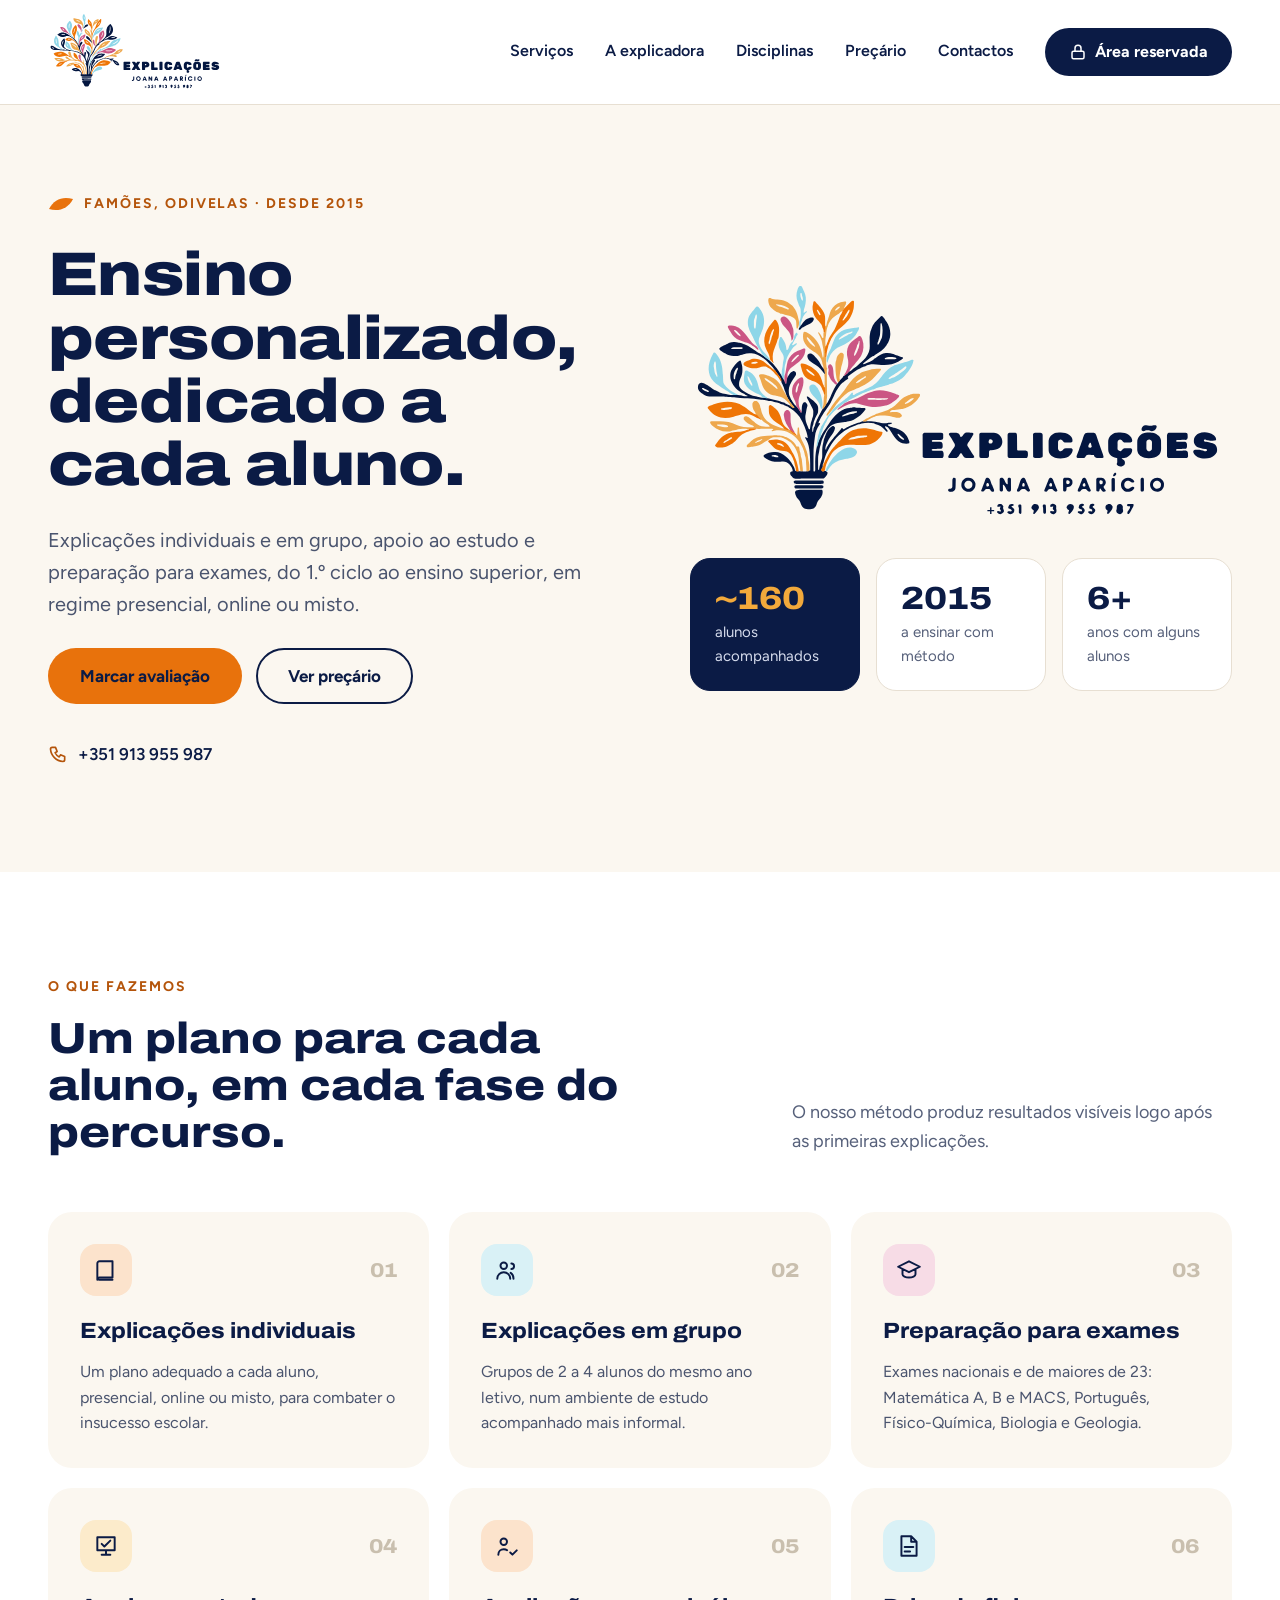
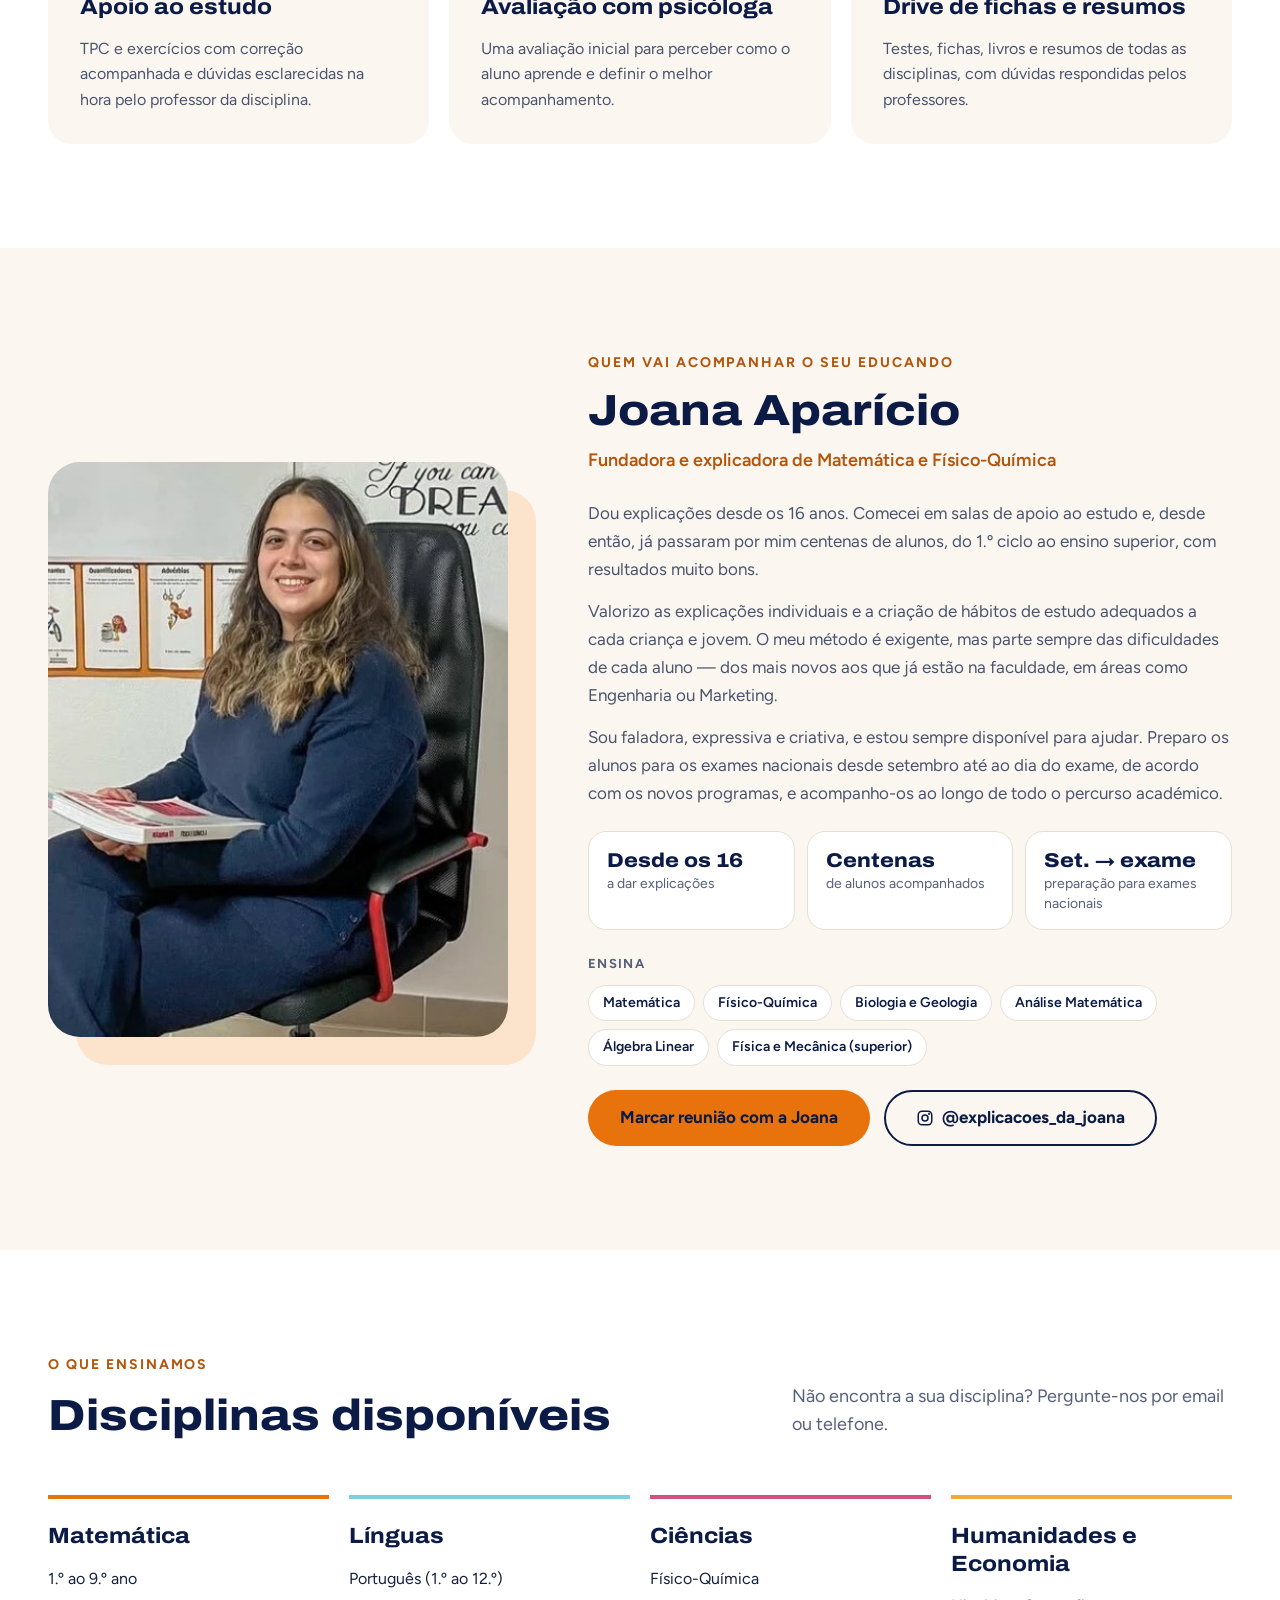
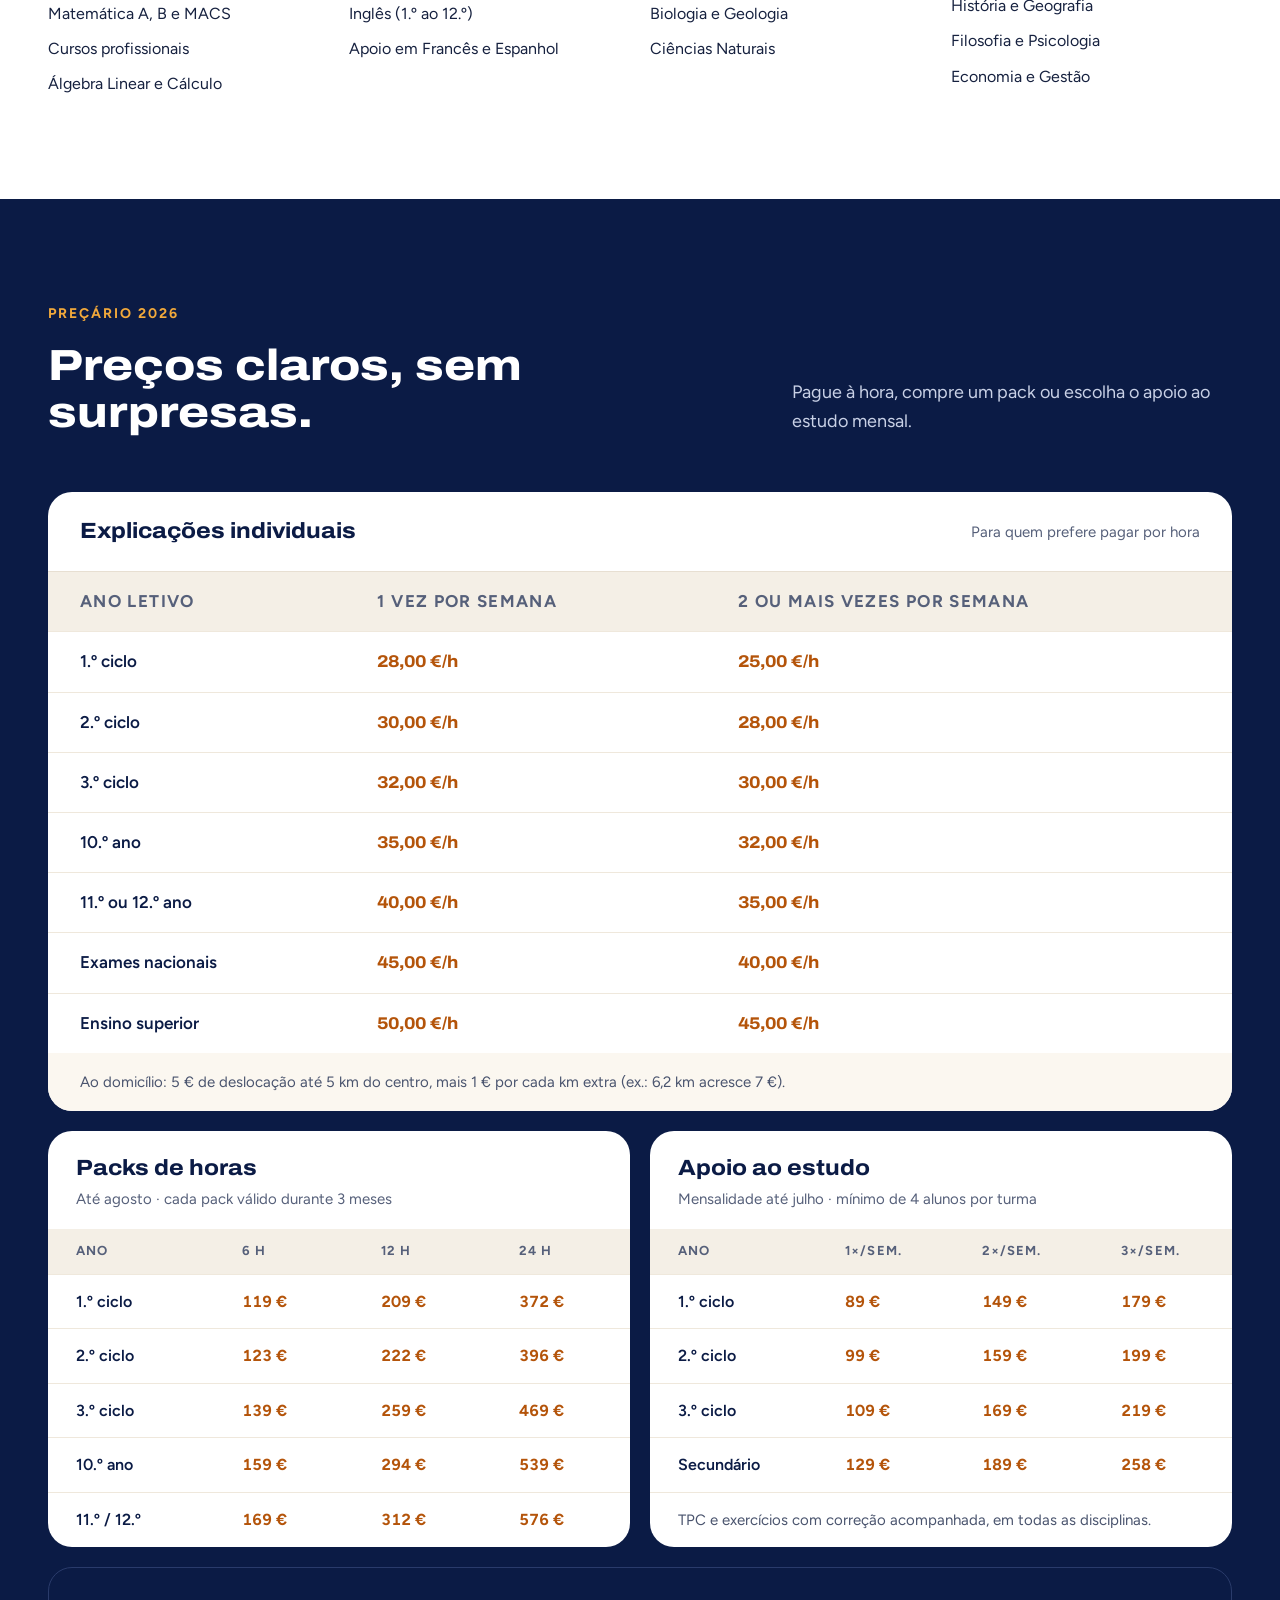
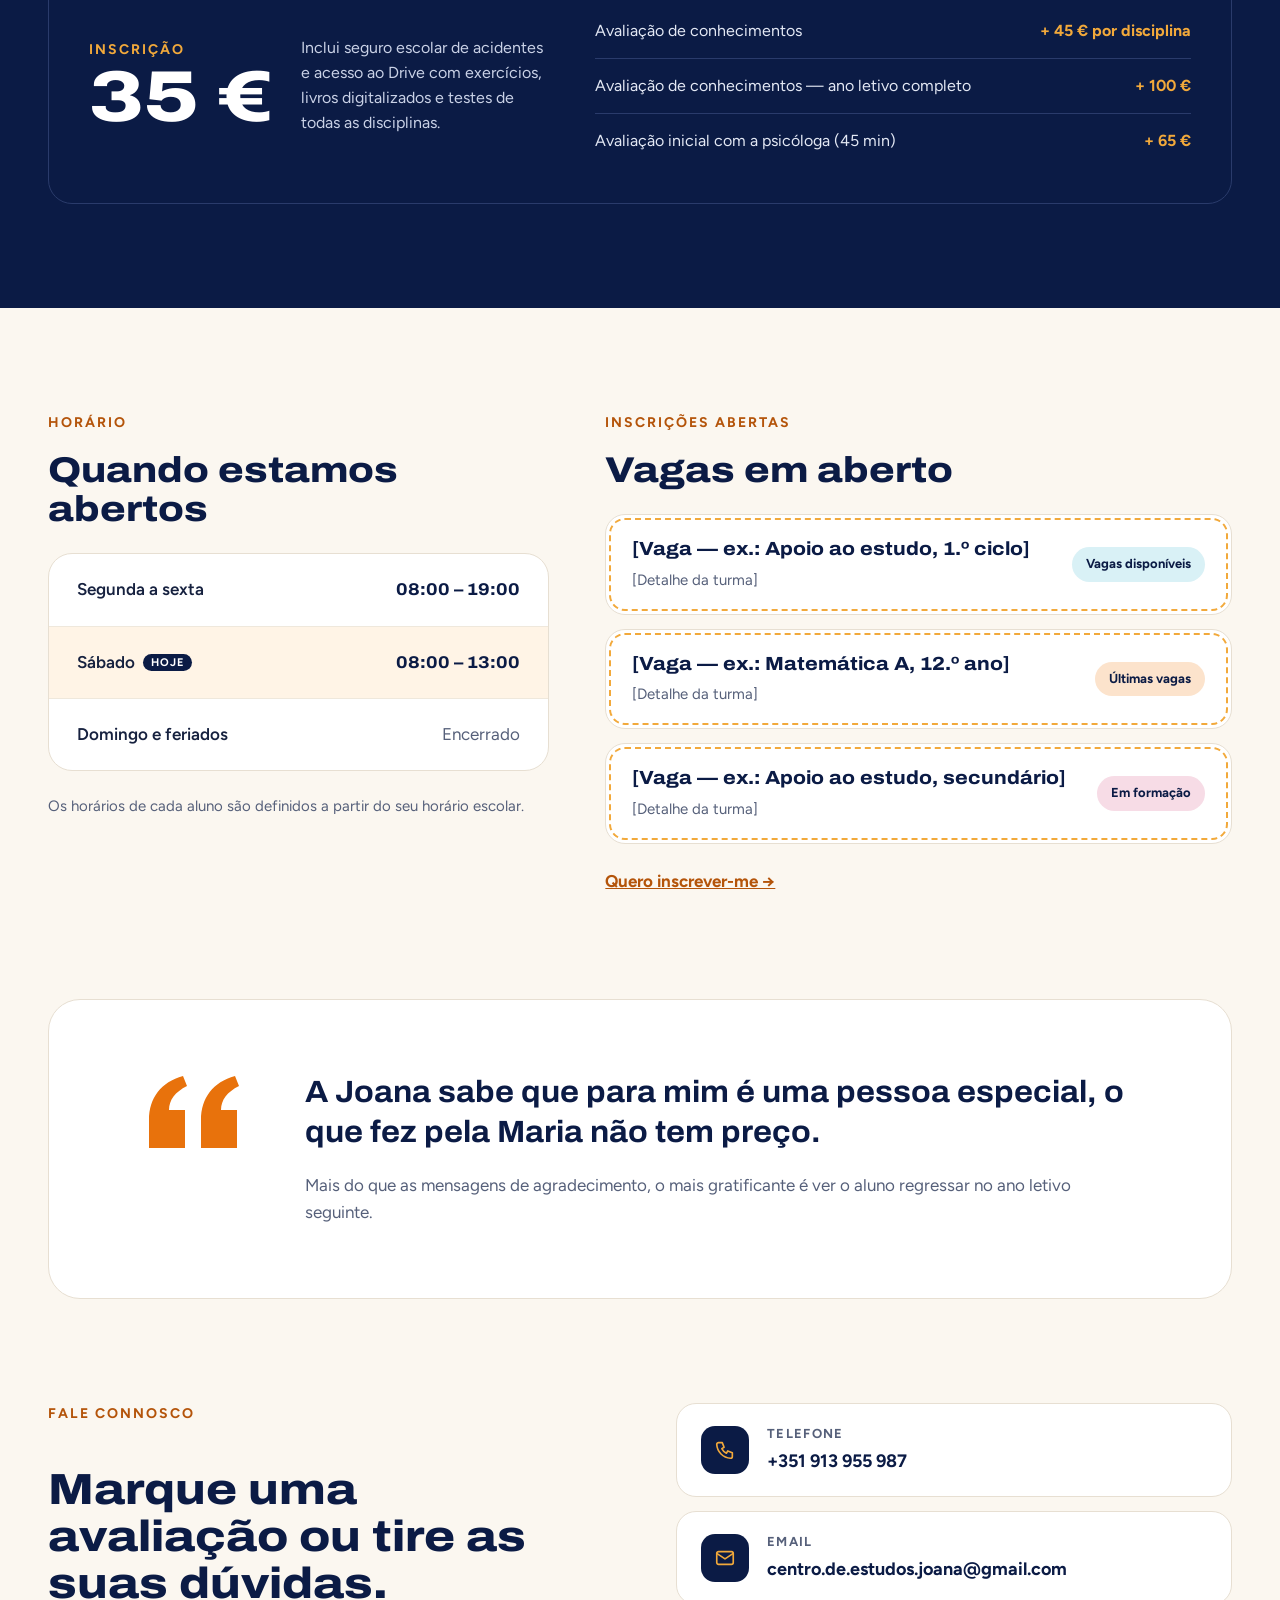
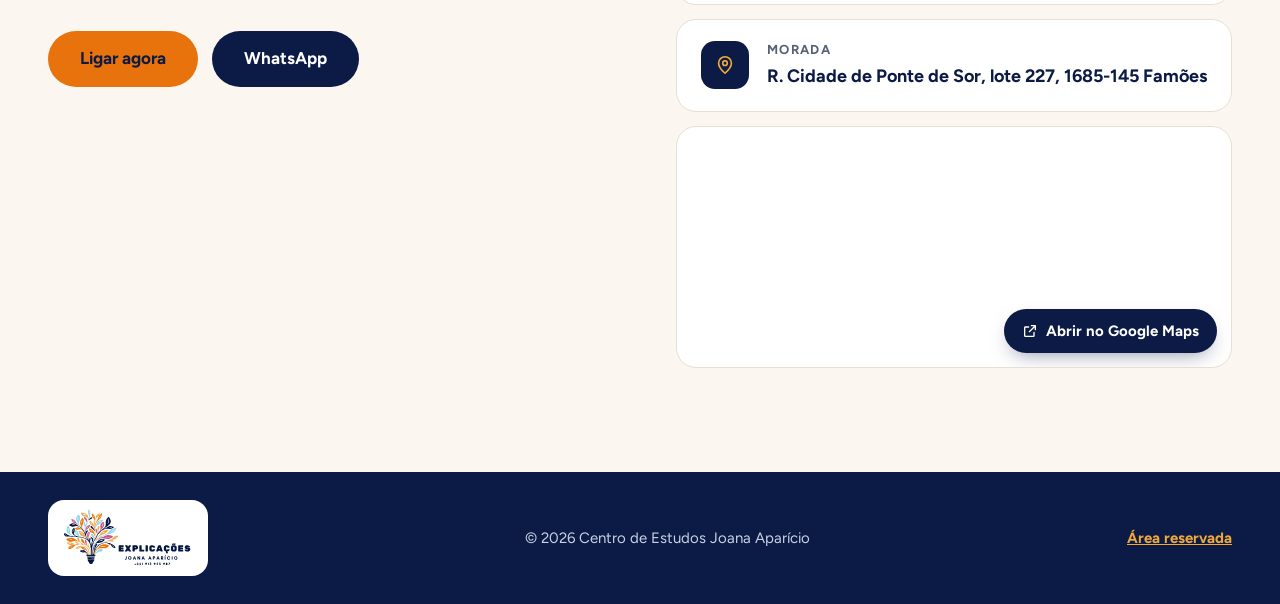
<file: index.html>
<!DOCTYPE html>
<html lang="pt-PT">
<head>
  <meta charset="UTF-8">
  <meta name="viewport" content="width=device-width, initial-scale=1">
  <meta name="robots" content="noindex, nofollow">
  <title>Centro de Estudos Joana Aparício</title>
  <meta name="description" content="Explicações individuais e em grupo, apoio ao estudo e preparação para exames, do 1.º ciclo ao ensino superior, em Famões, Odivelas.">
  <link rel="icon" href="assets/logo-mark.svg" type="image/svg+xml">
  <link rel="preconnect" href="https://fonts.googleapis.com">
  <link rel="preconnect" href="https://fonts.gstatic.com" crossorigin>
  <link href="https://fonts.googleapis.com/css2?family=Archivo:wdth,wght@62..125,400..900&family=Figtree:wght@400;500;600;700&display=swap" rel="stylesheet">
  <link rel="stylesheet" href="styles.css?v=5">
</head>
<body>

<header class="topbar">
  <div class="wrap topbar__inner">
    <a href="#topo" class="topbar__logo">
      <img src="assets/logo.svg" alt="Explicações Joana Aparício" width="176" height="80">
    </a>

    <button class="nav-toggle" type="button" aria-expanded="false" aria-controls="nav" aria-label="Abrir menu">
      <svg viewBox="0 0 24 24" aria-hidden="true"><path d="M4 7h16M4 12h16M4 17h16"/></svg>
    </button>

    <nav id="nav" class="nav" aria-label="Principal">
      <a href="#servicos">Serviços</a>
      <a href="#joana">A explicadora</a>
      <a href="#disciplinas">Disciplinas</a>
      <a href="#precos">Preçário</a>
      <a href="#contactos">Contactos</a>
      <a href="login.html" class="btn btn--navy btn--sm">
        <svg viewBox="0 0 24 24" aria-hidden="true"><rect x="4" y="11" width="16" height="10" rx="2"/><path d="M8 11V7a4 4 0 0 1 8 0v4"/></svg>
        Área reservada
      </a>
    </nav>
  </div>
</header>

<main>

  <!-- HERO -->
  <section class="hero" id="topo">
    <div class="wrap hero__grid">
      <div class="hero__text">
        <p class="eyebrow eyebrow--leaf">
          <svg viewBox="0 0 26 16" aria-hidden="true"><path d="M1 13C6 3 15 0 25 3C20 13 10 16 1 13Z"/></svg>
          Famões, Odivelas · Desde 2015
        </p>
        <h1>Ensino personalizado, dedicado a cada aluno.</h1>
        <p class="lead">Explicações individuais e em grupo, apoio ao estudo e preparação para exames, do 1.º ciclo ao ensino superior, em regime presencial, online ou misto.</p>
        <div class="actions">
          <a class="btn btn--orange" href="#contactos">Marcar avaliação</a>
          <a class="btn btn--outline" href="#precos">Ver preçário</a>
        </div>
        <a class="hero__phone" data-href="tel">
          <svg viewBox="0 0 24 24" aria-hidden="true"><path d="M5 4h4l2 5-2.5 1.5a11 11 0 0 0 5 5L15 13l5 2v4a2 2 0 0 1-2 2A16 16 0 0 1 3 6a2 2 0 0 1 2-2"/></svg>
          <span data-bind="telefone"></span>
        </a>
      </div>

      <div class="hero__side">
        <img class="hero__logo" src="assets/logo.svg" alt="Explicações Joana Aparício — +351 913 955 987" width="560" height="255">
        <ul class="stats">
          <li class="stats__dark"><strong>~160</strong><span>alunos acompanhados</span></li>
          <li><strong>2015</strong><span>a ensinar com método</span></li>
          <li><strong>6+</strong><span>anos com alguns alunos</span></li>
        </ul>
      </div>
    </div>
  </section>

  <!-- SERVIÇOS -->
  <section class="section section--white" id="servicos">
    <div class="wrap">
      <header class="section__head section__head--split">
        <div>
          <p class="eyebrow">O que fazemos</p>
          <h2>Um plano para cada aluno, em cada fase do percurso.</h2>
        </div>
        <p class="section__sub">O nosso método produz resultados visíveis logo após as primeiras explicações.</p>
      </header>

      <div class="services">
        <article class="service">
          <div class="service__top"><span class="service__icon tint-orange"><svg viewBox="0 0 24 24" aria-hidden="true"><path d="M4 19V6a2 2 0 0 1 2-2h12v15H6a2 2 0 0 0-2 2Zm0 0a2 2 0 0 0 2 2h12"/></svg></span><span class="service__n">01</span></div>
          <h3>Explicações individuais</h3>
          <p>Um plano adequado a cada aluno, presencial, online ou misto, para combater o insucesso escolar.</p>
        </article>
        <article class="service">
          <div class="service__top"><span class="service__icon tint-sky"><svg viewBox="0 0 24 24" aria-hidden="true"><path d="M9 11a3 3 0 1 0 0-6 3 3 0 0 0 0 6ZM3 20c0-3.3 2.7-6 6-6s6 2.7 6 6M16 11a2.5 2.5 0 1 0 0-5M18 20c0-2.4-1-4.4-2.6-5.4"/></svg></span><span class="service__n">02</span></div>
          <h3>Explicações em grupo</h3>
          <p>Grupos de 2 a 4 alunos do mesmo ano letivo, num ambiente de estudo acompanhado mais informal.</p>
        </article>
        <article class="service">
          <div class="service__top"><span class="service__icon tint-pink"><svg viewBox="0 0 24 24" aria-hidden="true"><path d="M12 4 2 9l10 5 10-5-10-5ZM6 11v5c0 1.5 2.7 3 6 3s6-1.5 6-3v-5"/></svg></span><span class="service__n">03</span></div>
          <h3>Preparação para exames</h3>
          <p>Exames nacionais e de maiores de 23: Matemática A, B e MACS, Português, Físico-Química, Biologia e Geologia.</p>
        </article>
        <article class="service">
          <div class="service__top"><span class="service__icon tint-amber"><svg viewBox="0 0 24 24" aria-hidden="true"><path d="M4 4h16v12H4zM8 20h8M12 16v4M8 10l2.5 2.5L16 7"/></svg></span><span class="service__n">04</span></div>
          <h3>Apoio ao estudo</h3>
          <p>TPC e exercícios com correção acompanhada e dúvidas esclarecidas na hora pelo professor da disciplina.</p>
        </article>
        <article class="service">
          <div class="service__top"><span class="service__icon tint-orange"><svg viewBox="0 0 24 24" aria-hidden="true"><path d="M9 11a3 3 0 1 0 0-6 3 3 0 0 0 0 6ZM4 20c0-3 2.2-5 5-5 1.2 0 2.3.3 3.1.9M15 18l2 2 4-4"/></svg></span><span class="service__n">05</span></div>
          <h3>Avaliação com psicóloga</h3>
          <p>Uma avaliação inicial para perceber como o aluno aprende e definir o melhor acompanhamento.</p>
        </article>
        <article class="service">
          <div class="service__top"><span class="service__icon tint-sky"><svg viewBox="0 0 24 24" aria-hidden="true"><path d="M5 3h9l5 5v13H5zM14 3v5h5M8 13h8M8 17h5"/></svg></span><span class="service__n">06</span></div>
          <h3>Drive de fichas e resumos</h3>
          <p>Testes, fichas, livros e resumos de todas as disciplinas, com dúvidas respondidas pelos professores.</p>
        </article>
      </div>
    </div>
  </section>

  <!-- A EXPLICADORA -->
  <section class="section" id="joana">
    <div class="wrap profile">
      <figure class="profile__photo">
        <img src="assets/equipa/joana-aparicio-perfil.jpg" alt="Joana Aparício, sentada numa sala do centro com um manual de Física e Química" width="440" height="550" loading="lazy">
      </figure>

      <div class="profile__text">
        <p class="eyebrow">Quem vai acompanhar o seu educando</p>
        <h2>Joana Aparício</h2>
        <p class="profile__role">Fundadora e explicadora de Matemática e Físico-Química</p>

        <div class="profile__bio">
          <p>Dou explicações desde os 16 anos. Comecei em salas de apoio ao estudo e, desde então, já passaram por mim centenas de alunos, do 1.º ciclo ao ensino superior, com resultados muito bons.</p>
          <p>Valorizo as explicações individuais e a criação de hábitos de estudo adequados a cada criança e jovem. O meu método é exigente, mas parte sempre das dificuldades de cada aluno — dos mais novos aos que já estão na faculdade, em áreas como Engenharia ou Marketing.</p>
          <p>Sou faladora, expressiva e criativa, e estou sempre disponível para ajudar. Preparo os alunos para os exames nacionais desde setembro até ao dia do exame, de acordo com os novos programas, e acompanho-os ao longo de todo o percurso académico.</p>
        </div>

        <ul class="profile__facts">
          <li><strong>Desde os 16</strong><span>a dar explicações</span></li>
          <li><strong>Centenas</strong><span>de alunos acompanhados</span></li>
          <li><strong>Set. → exame</strong><span>preparação para exames nacionais</span></li>
        </ul>

        <div class="profile__subjects">
          <span class="profile__label">Ensina</span>
          <ul class="chips">
            <li>Matemática</li><li>Físico-Química</li><li>Biologia e Geologia</li><li>Análise Matemática</li><li>Álgebra Linear</li><li>Física e Mecânica (superior)</li>
          </ul>
        </div>

        <div class="actions">
          <a class="btn btn--orange" href="#contactos">Marcar reunião com a Joana</a>
          <a class="btn btn--outline" href="https://www.instagram.com/explicacoes_da_joana/" target="_blank" rel="noopener">
            <svg viewBox="0 0 24 24" aria-hidden="true"><rect x="3" y="3" width="18" height="18" rx="5"/><circle cx="12" cy="12" r="4"/><circle cx="17.5" cy="6.5" r="0.5"/></svg>
            @explicacoes_da_joana
          </a>
        </div>
      </div>
    </div>
  </section>

  <!-- DISCIPLINAS -->
  <section class="section section--white" id="disciplinas">
    <div class="wrap">
      <header class="section__head section__head--split">
        <div>
          <p class="eyebrow">O que ensinamos</p>
          <h2>Disciplinas disponíveis</h2>
        </div>
        <p class="section__sub">Não encontra a sua disciplina? Pergunte-nos por email ou telefone.</p>
      </header>
      <div class="subjects" id="subjects"></div>
    </div>
  </section>

  <!-- PREÇÁRIO -->
  <section class="section section--navy" id="precos">
    <div class="wrap">
      <header class="section__head section__head--split">
        <div>
          <p class="eyebrow eyebrow--light">Preçário 2026</p>
          <h2>Preços claros, sem surpresas.</h2>
        </div>
        <p class="section__sub">Pague à hora, compre um pack ou escolha o apoio ao estudo mensal.</p>
      </header>

      <div class="price-tabs" role="tablist" aria-label="Tipo de preço">
        <button type="button" role="tab" aria-selected="true" data-tab="individuais">À hora</button>
        <button type="button" role="tab" aria-selected="false" data-tab="packs">Packs</button>
        <button type="button" role="tab" aria-selected="false" data-tab="apoio">Apoio</button>
      </div>
      <div class="prices" id="prices"></div>

      <div class="enroll">
        <div class="enroll__main">
          <div>
            <p class="eyebrow eyebrow--light">Inscrição</p>
            <p class="enroll__price">35 €</p>
          </div>
          <p>Inclui seguro escolar de acidentes e acesso ao Drive com exercícios, livros digitalizados e testes de todas as disciplinas.</p>
        </div>
        <ul class="enroll__extras" id="extras"></ul>
      </div>
    </div>
  </section>

  <!-- HORÁRIO + VAGAS -->
  <section class="section">
    <div class="wrap duo">
      <div class="duo__col">
        <div>
          <p class="eyebrow">Horário</p>
          <h2 class="h2--sm">Quando estamos abertos</h2>
        </div>
        <div class="hours" id="hours"></div>
        <p class="muted">Os horários de cada aluno são definidos a partir do seu horário escolar.</p>
      </div>
      <div class="duo__col" id="vagas">
        <div>
          <p class="eyebrow">Inscrições abertas</p>
          <h2 class="h2--sm">Vagas em aberto</h2>
        </div>
        <div class="vagas" id="vagas-list"></div>
        <a href="#contactos" class="link-strong">Quero inscrever-me →</a>
      </div>
    </div>
  </section>

  <!-- DEPOIMENTO -->
  <section class="wrap">
    <figure class="quote">
      <svg class="quote__mark" viewBox="0 0 48 40" aria-hidden="true"><path d="M2 24C2 13 8 5 19 2l2 5c-6 3-9 7-9 12h8v19H2zm26 0c0-11 6-19 17-22l2 5c-6 3-9 7-9 12h8v19H28z"/></svg>
      <div>
        <blockquote>A Joana sabe que para mim é uma pessoa especial, o que fez pela Maria não tem preço.</blockquote>
        <figcaption>Mais do que as mensagens de agradecimento, o mais gratificante é ver o aluno regressar no ano letivo seguinte.</figcaption>
      </div>
    </figure>
  </section>

  <!-- CONTACTOS -->
  <section class="section" id="contactos">
    <div class="wrap duo duo--even">
      <div class="duo__col">
        <p class="eyebrow">Fale connosco</p>
        <h2>Marque uma avaliação ou tire as suas dúvidas.</h2>
        <div class="actions">
          <a class="btn btn--orange" data-href="tel">Ligar agora</a>
          <a class="btn btn--navy" data-href="whatsapp" target="_blank" rel="noopener">WhatsApp</a>
        </div>
      </div>
      <ul class="contact-list">
        <li>
          <span class="contact-list__icon" aria-hidden="true"><svg viewBox="0 0 24 24"><path d="M5 4h4l2 5-2.5 1.5a11 11 0 0 0 5 5L15 13l5 2v4a2 2 0 0 1-2 2A16 16 0 0 1 3 6a2 2 0 0 1 2-2"/></svg></span>
          <div><small>Telefone</small><a data-href="tel" data-bind="telefone"></a></div>
        </li>
        <li>
          <span class="contact-list__icon" aria-hidden="true"><svg viewBox="0 0 24 24"><rect x="3" y="5" width="18" height="14" rx="2"/><path d="m3 7 9 6 9-6"/></svg></span>
          <div><small>Email</small><a class="contact-list__email" data-href="mailto" data-bind="email"></a></div>
        </li>
        <li>
          <span class="contact-list__icon" aria-hidden="true"><svg viewBox="0 0 24 24"><path d="M12 21s-7-6.2-7-11a7 7 0 0 1 14 0c0 4.8-7 11-7 11Z"/><circle cx="12" cy="10" r="2.5"/></svg></span>
          <div><small>Morada</small><a data-href="maps" data-bind="morada" target="_blank" rel="noopener"></a></div>
        </li>
        <li class="map-card">
          <a class="map-card__link" data-href="maps" target="_blank" rel="noopener" aria-label="Abrir a localização no Google Maps">
            <iframe class="map-card__frame" data-map title="Mapa com a localização do centro" loading="lazy" tabindex="-1" referrerpolicy="no-referrer-when-downgrade"></iframe>
            <span class="map-card__cta">
              <svg viewBox="0 0 24 24" aria-hidden="true"><path d="M14 4h6v6M20 4l-9 9M18 14v5a1 1 0 0 1-1 1H5a1 1 0 0 1-1-1V7a1 1 0 0 1 1-1h5"/></svg>
              Abrir no Google Maps
            </span>
          </a>
        </li>
      </ul>
    </div>
  </section>

</main>

<footer class="footer">
  <div class="wrap footer__inner">
    <span class="footer__logo"><img src="assets/logo.svg" alt="Explicações Joana Aparício" width="132" height="60"></span>
    <p>© <span id="year"></span> Centro de Estudos Joana Aparício</p>
    <a href="login.html">Área reservada</a>
  </div>
</footer>

<script src="data.js?v=5"></script>
<script src="script.js?v=5"></script>
</body>
</html>
</file>
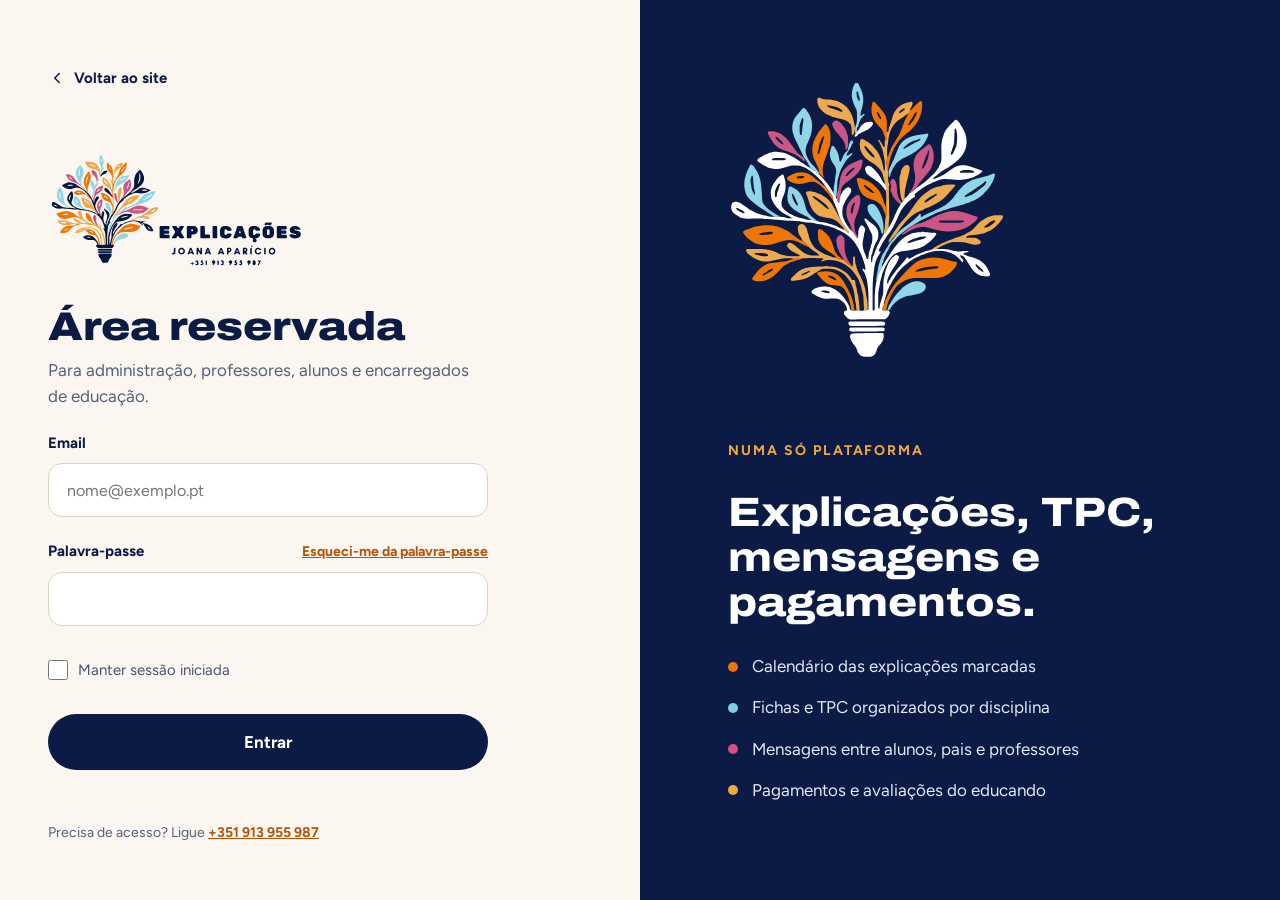
<file: login.html>
<!DOCTYPE html>
<html lang="pt-PT">
<head>
  <meta charset="UTF-8">
  <meta name="viewport" content="width=device-width, initial-scale=1">
  <meta name="robots" content="noindex, nofollow">
  <title>Área reservada — Centro de Estudos Joana Aparício</title>
  <link rel="icon" href="assets/logo-mark.svg" type="image/svg+xml">
  <link rel="preconnect" href="https://fonts.googleapis.com">
  <link rel="preconnect" href="https://fonts.gstatic.com" crossorigin>
  <link href="https://fonts.googleapis.com/css2?family=Archivo:wdth,wght@62..125,400..900&family=Figtree:wght@400;500;600;700&display=swap" rel="stylesheet">
  <link rel="stylesheet" href="styles.css?v=5">
  <style>
    .login { min-height: 100vh; display: grid; grid-template-columns: 1fr 1fr; }
    .login__form-side { padding: 56px var(--gutter); display: flex; flex-direction: column; justify-content: space-between; gap: 40px; }
    .login__back { display: inline-flex; align-items: center; gap: 8px; min-height: 44px; font-size: 15px; font-weight: 700; color: var(--navy); text-decoration: none; }
    .login__back svg { width: 18px; height: 18px; fill: none; stroke: currentColor; stroke-width: 2; stroke-linecap: round; stroke-linejoin: round; }
    .login form { width: 100%; max-width: 440px; display: flex; flex-direction: column; gap: 22px; }
    .login__logo { width: 260px; margin-bottom: 12px; }
    .login h1 { font-size: 40px; font-stretch: 115%; font-weight: 850; line-height: 1.1; margin-bottom: 8px; }
    .login__intro { font-size: 17px; line-height: 1.55; color: var(--muted); }
    .field { display: flex; flex-direction: column; gap: 8px; }
    .field__row { display: flex; justify-content: space-between; align-items: baseline; gap: 12px; flex-wrap: wrap; }
    .field label { font-size: 15px; font-weight: 700; color: var(--navy); }
    .field__row a { font-size: 14px; font-weight: 700; }
    .field input { height: 54px; padding: 0 18px; border: 1.5px solid #dcd2c2; border-radius: 14px; background: var(--white); font: 16px var(--text); color: var(--ink); }
    .field input:focus { outline: none; border-color: var(--navy); box-shadow: 0 0 0 4px rgba(127, 207, 224, .45); }
    .check { display: flex; align-items: center; gap: 10px; min-height: 44px; font-size: 15px; color: var(--body); }
    .check input { width: 20px; height: 20px; margin: 0; accent-color: var(--navy); }
    .login button[type="submit"] { width: 100%; }
    .login__msg { padding: 14px 16px; border-radius: 14px; background: #fff4e6; color: var(--navy); font-size: 15px; }
    .login__help { font-size: 14px; color: var(--muted); }
    .login__help a { font-weight: 700; }

    .login__panel { background: var(--navy); padding: 80px 88px 96px; display: flex; flex-direction: column; justify-content: flex-end; gap: 28px; }
    .login__mark { width: min(300px, 60%); height: auto; margin-bottom: auto; }
    .login__panel .eyebrow { margin: 0; }
    .login__panel h2 { color: var(--white); font-size: clamp(32px, 3.2vw, 44px); line-height: 1.1; }
    .login__panel ul { list-style: none; margin: 0; padding: 0; display: flex; flex-direction: column; gap: 14px; }
    .login__panel li { display: flex; align-items: center; gap: 14px; font-size: 17px; color: #e3e8f4; }
    .login__panel li::before { content: ""; width: 10px; height: 10px; flex-shrink: 0; border-radius: 50%; background: var(--dot); }

    @media (max-width: 900px) {
      .login { grid-template-columns: 1fr; }
      .login__panel { display: none; }
      .login__form-side { padding: 24px var(--gutter) 32px; align-items: center; }
      .login__back { align-self: flex-start; }
    }
    @media (max-width: 720px) {
      .login h1 { font-size: 32px; }
      .login__logo { width: 220px; }
    }
  </style>
</head>
<body>
  <div class="login">
    <div class="login__form-side">
      <a href="index.html" class="login__back">
        <svg viewBox="0 0 24 24" aria-hidden="true"><path d="M15 18l-6-6 6-6"/></svg>
        Voltar ao site
      </a>

      <form id="login-form" novalidate>
        <img src="assets/logo.svg" alt="Explicações Joana Aparício" class="login__logo" width="260" height="118">
        <div>
          <h1>Área reservada</h1>
          <p class="login__intro">Para administração, professores, alunos e encarregados de educação.</p>
        </div>
        <div class="field">
          <label for="email">Email</label>
          <input id="email" name="email" type="email" autocomplete="username" placeholder="nome@exemplo.pt" required>
        </div>
        <div class="field">
          <div class="field__row">
            <label for="password">Palavra-passe</label>
            <a href="#">Esqueci-me da palavra-passe</a>
          </div>
          <input id="password" name="password" type="password" autocomplete="current-password" required>
        </div>
        <label class="check"><input type="checkbox" name="remember"> Manter sessão iniciada</label>
        <button class="btn btn--navy" type="submit">Entrar</button>
        <p class="login__msg" id="msg" role="status" hidden></p>
      </form>

      <p class="login__help">Precisa de acesso? Ligue <a href="tel:+351913955987">+351 913 955 987</a></p>
    </div>

    <aside class="login__panel" aria-label="O que encontra na área reservada">
      <img class="login__mark" src="assets/logo-mark-light.svg" alt="" width="300" height="300">
      <p class="eyebrow eyebrow--light">Numa só plataforma</p>
      <h2>Explicações, TPC, mensagens e pagamentos.</h2>
      <ul>
        <li style="--dot: var(--orange)">Calendário das explicações marcadas</li>
        <li style="--dot: var(--sky)">Fichas e TPC organizados por disciplina</li>
        <li style="--dot: var(--pink)">Mensagens entre alunos, pais e professores</li>
        <li style="--dot: var(--amber)">Pagamentos e avaliações do educando</li>
      </ul>
    </aside>
  </div>

  <script>
    // Ainda sem backend: o formulário não envia dados.
    document.getElementById("login-form").addEventListener("submit", (e) => {
      e.preventDefault();
      const msg = document.getElementById("msg");
      msg.hidden = false;
      msg.textContent = "O backoffice ainda está em desenvolvimento. Em breve poderá entrar aqui.";
    });
  </script>
</body>
</html>
</file>
<file: styles.css>
/* Cores do logótipo */
:root {
  --navy: #0b1b45;
  --navy-line: #2a3b6b;
  --orange: #e8720c;
  --orange-text: #b4540a;
  --amber: #f2a93b;
  --sky: #7fcfe0;
  --pink: #d4507f;

  --bg: #fbf7f0;
  --white: #ffffff;
  --cream: #f4efe6;
  --line: #e7dfd2;
  --line-soft: #efe8dc;
  --ink: #16213f;
  --body: #4a546e;
  --muted: #56607a;

  --tint-orange: #fce3cc;
  --tint-sky: #d9f1f6;
  --tint-pink: #f7dce6;
  --tint-amber: #fcebcb;

  --display: "Archivo", system-ui, sans-serif;
  --text: "Figtree", system-ui, sans-serif;
  --gutter: 120px;
}

*, *::before, *::after { box-sizing: border-box; }
html { scroll-behavior: smooth; scroll-padding-top: 112px; }
body { margin: 0; background: var(--bg); color: var(--ink); font-family: var(--text); font-size: 17px; line-height: 1.6; -webkit-font-smoothing: antialiased; }
img { display: block; max-width: 100%; height: auto; }
a { color: var(--orange-text); }
a:hover { color: #8f4208; }
p { margin: 0; }
h1, h2, h3 { margin: 0; font-family: var(--display); color: var(--navy); }
h2 { font-size: clamp(30px, 3.4vw, 46px); font-stretch: 115%; font-weight: 800; line-height: 1.08; }
.h2--sm { font-size: clamp(28px, 2.8vw, 40px); line-height: 1.1; }
h3 { font-stretch: 110%; font-weight: 750; font-size: 22px; line-height: 1.25; }
svg { flex-shrink: 0; }

.wrap { width: min(1200px, 100% - 2 * var(--gutter)); margin-inline: auto; }
:focus-visible { outline: 3px solid var(--sky); outline-offset: 3px; border-radius: 6px; }

.eyebrow { display: flex; align-items: center; gap: 10px; margin-bottom: 16px; font-size: 14px; font-weight: 700; letter-spacing: .14em; text-transform: uppercase; color: var(--orange-text); }
.eyebrow--leaf svg { width: 26px; height: 16px; fill: var(--orange); }
.eyebrow--light { color: var(--amber); }
.muted { font-size: 15px; line-height: 1.55; color: var(--muted); }
.link-strong { font-weight: 700; }

/* Botões */
.btn { display: inline-flex; align-items: center; justify-content: center; gap: 8px; height: 56px; padding: 0 30px; border-radius: 999px; border: 2px solid transparent; font-family: var(--text); font-size: 17px; font-weight: 700; text-decoration: none; white-space: nowrap; cursor: pointer; transition: background-color .15s, color .15s, transform .15s; }
.btn:hover { transform: translateY(-1px); }
.btn svg { width: 18px; height: 18px; fill: none; stroke: currentColor; stroke-width: 2; stroke-linecap: round; stroke-linejoin: round; }
.btn--orange { background: var(--orange); color: var(--navy); }
.btn--orange:hover { background: #f08a2e; color: var(--navy); }
.btn--navy { background: var(--navy); color: var(--white); }
.btn--navy:hover { background: #1d2f5e; color: var(--white); }
.btn--outline { border-color: var(--navy); color: var(--navy); }
.btn--outline:hover { background: var(--navy); color: var(--white); }
.btn--sm { height: 48px; padding: 0 22px; font-size: 16px; }
.actions { display: flex; flex-wrap: wrap; gap: 14px; }

/* Cabeçalho */
.topbar { position: sticky; top: 0; z-index: 50; background: var(--white); border-bottom: 1px solid var(--line); }
.topbar__inner { height: 104px; display: flex; align-items: center; justify-content: space-between; gap: 24px; }
.topbar__logo img { height: 80px; width: auto; }
.nav { display: flex; align-items: center; gap: 32px; }
.nav a:not(.btn) { color: var(--navy); font-size: 16px; font-weight: 600; text-decoration: none; padding: 6px 0; border-bottom: 2px solid transparent; }
.nav a:not(.btn):hover { border-bottom-color: var(--orange); }
.nav-toggle { display: none; width: 48px; height: 48px; border: 0; border-radius: 14px; background: var(--navy); cursor: pointer; align-items: center; justify-content: center; }
.nav-toggle svg { width: 22px; height: 22px; fill: none; stroke: var(--white); stroke-width: 2; stroke-linecap: round; }

/* Hero */
.hero { padding: 88px 0 96px; }
.hero__grid { display: grid; grid-template-columns: 1.05fr 1fr; gap: 72px; align-items: center; }
.hero__text { display: flex; flex-direction: column; gap: 28px; }
.hero__text .eyebrow { margin: 0; }
.hero h1 { font-size: clamp(38px, 4.8vw, 68px); font-stretch: 118%; font-weight: 850; line-height: 1.03; letter-spacing: -.01em; }
.lead { font-size: 20px; line-height: 1.6; color: var(--body); max-width: 560px; }
.hero__phone { display: inline-flex; align-items: center; gap: 10px; align-self: flex-start; min-height: 44px; font-weight: 600; color: var(--navy); text-decoration: none; }
.hero__phone svg { width: 20px; height: 20px; fill: none; stroke: var(--orange-text); stroke-width: 2; stroke-linecap: round; stroke-linejoin: round; }
.hero__side { display: flex; flex-direction: column; gap: 20px; }
.hero__logo { width: 100%; max-width: 560px; margin: 0 auto 12px; }
.stats { list-style: none; margin: 0; padding: 0; display: grid; grid-template-columns: repeat(3, minmax(0, 1fr)); gap: 16px; }
.stats li { display: flex; flex-direction: column; gap: 4px; padding: 22px 24px; background: var(--white); border: 1px solid var(--line); border-radius: 20px; }
.stats strong { font-family: var(--display); font-stretch: 115%; font-weight: 800; font-size: 32px; line-height: 1.1; color: var(--navy); }
.stats span { font-size: 15px; color: var(--muted); }
.stats .stats__dark { background: var(--navy); border-color: var(--navy); }
.stats .stats__dark strong { color: var(--amber); }
.stats .stats__dark span { color: #d5dbec; }

/* Secções */
.section { padding: 104px 0; }
.section--white { background: var(--white); }
.section--navy { background: var(--navy); color: var(--white); }
.section--navy h2 { color: var(--white); }
.section--navy .section__sub { color: #c9d1e6; }
.section__head { max-width: 720px; margin-bottom: 56px; }
.section__head .eyebrow { margin-bottom: 16px; }
.section__head h2 + .section__sub { margin-top: 16px; }
.section__head--split { max-width: none; display: flex; justify-content: space-between; align-items: flex-end; gap: 64px; }
.section__head--split > div { max-width: 640px; }
.section__sub { font-size: 18px; line-height: 1.6; color: var(--muted); max-width: 440px; }

/* Serviços */
.services { display: grid; grid-template-columns: repeat(3, minmax(0, 1fr)); gap: 20px; }
.service { display: flex; flex-direction: column; gap: 14px; min-height: 250px; padding: 32px; background: var(--bg); border-radius: 24px; }
.service__top { display: flex; justify-content: space-between; align-items: center; margin-bottom: 8px; }
.service__icon { width: 52px; height: 52px; border-radius: 16px; display: flex; align-items: center; justify-content: center; }
.service__icon svg { width: 26px; height: 26px; fill: none; stroke: var(--navy); stroke-width: 1.8; stroke-linecap: round; stroke-linejoin: round; }
.service__n { font-family: var(--display); font-stretch: 115%; font-weight: 800; font-size: 20px; color: #c9bfae; }
.service p { font-size: 16px; line-height: 1.6; color: var(--body); }
.tint-orange { background: var(--tint-orange); }
.tint-sky { background: var(--tint-sky); }
.tint-pink { background: var(--tint-pink); }
.tint-amber { background: var(--tint-amber); }

/* A explicadora */
.profile { display: grid; grid-template-columns: minmax(0, 5fr) minmax(0, 7fr); gap: 80px; align-items: center; }
.profile__photo { position: relative; margin: 0; }
.profile__photo::before { content: ""; position: absolute; inset: 28px -28px -28px 28px; border-radius: 32px; background: var(--tint-orange); }
.profile__photo img { position: relative; width: 100%; aspect-ratio: 4 / 5; object-fit: cover; border-radius: 32px; }
.profile__text { display: flex; flex-direction: column; gap: 24px; }
.profile__text .eyebrow { margin: 0; }
.profile__text h2 { margin-top: -12px; }
.profile__role { margin-top: -12px; font-size: 18px; font-weight: 600; color: var(--orange-text); }
.profile__bio { display: flex; flex-direction: column; gap: 14px; font-size: 17px; line-height: 1.65; color: var(--body); }
.profile__facts { list-style: none; margin: 0; padding: 0; display: grid; grid-template-columns: repeat(3, minmax(0, 1fr)); gap: 12px; }
.profile__facts li { display: flex; flex-direction: column; gap: 2px; padding: 16px 18px; background: var(--white); border: 1px solid var(--line); border-radius: 18px; }
.profile__facts strong { font-family: var(--display); font-stretch: 112%; font-weight: 800; font-size: 20px; line-height: 1.2; color: var(--navy); white-space: nowrap; }
.profile__facts span { font-size: 14px; line-height: 1.4; color: var(--muted); }
.profile__subjects { display: flex; flex-direction: column; gap: 10px; }
.profile__label { font-size: 13px; font-weight: 700; letter-spacing: .1em; text-transform: uppercase; color: var(--muted); }
.chips { list-style: none; margin: 0; padding: 0; display: flex; flex-wrap: wrap; gap: 8px; }
.chips li { padding: 6px 14px; border-radius: 999px; background: var(--white); border: 1px solid var(--line); font-size: 14px; font-weight: 600; color: var(--navy); }
.profile .actions .btn { white-space: normal; text-align: center; }

/* Disciplinas */
.subjects { display: grid; grid-template-columns: repeat(4, minmax(0, 1fr)); gap: 20px; }
.subject { padding-top: 24px; border-top: 4px solid var(--orange); display: flex; flex-direction: column; gap: 16px; }
.subject--sky { border-top-color: var(--sky); }
.subject--pink { border-top-color: var(--pink); }
.subject--amber { border-top-color: var(--amber); }
.subject ul { list-style: none; margin: 0; padding: 0; display: flex; flex-direction: column; gap: 12px; }
.subject li { font-size: 16px; line-height: 1.45; }

/* Preçário */
.price-tabs { display: none; gap: 8px; margin-bottom: 20px; }
.price-tabs button { min-height: 44px; padding: 0 18px; border-radius: 999px; border: 1.5px solid #3a4a78; background: transparent; color: #e3e8f4; font-family: var(--text); font-size: 15px; font-weight: 700; cursor: pointer; }
.price-tabs button[aria-selected="true"] { background: var(--amber); border-color: var(--amber); color: var(--navy); }
.prices { display: grid; grid-template-columns: repeat(2, minmax(0, 1fr)); gap: 20px; }
.price-card { background: var(--white); color: var(--ink); border-radius: 24px; overflow: hidden; }
.price-card--wide { grid-column: 1 / -1; }
.price-card__head { display: flex; flex-direction: column; gap: 4px; padding: 24px 28px 18px; }
.price-card--wide .price-card__head { flex-direction: row; justify-content: space-between; align-items: center; padding: 26px 32px; border-bottom: 1px solid var(--line); }
.price-card__head span { font-size: 15px; color: var(--muted); }
.price-table { width: 100%; border-collapse: collapse; }
.price-table th, .price-table td { padding: 14px 28px; text-align: left; font-size: 16px; }
.price-card--wide .price-table th, .price-card--wide .price-table td { padding: 16px 32px; font-size: 17px; }
.price-table thead th { padding-top: 12px; padding-bottom: 12px; background: var(--cream); font-size: 13px; font-weight: 700; letter-spacing: .08em; text-transform: uppercase; color: var(--muted); }
.price-table tbody tr { border-top: 1px solid var(--line-soft); }
.price-table tbody th { font-weight: 600; color: var(--navy); }
.price-table td { font-weight: 700; color: var(--orange-text); font-variant-numeric: tabular-nums; }
.price-card--wide .price-table td { font-family: var(--display); font-stretch: 110%; font-weight: 750; }
.price-card__note { padding: 16px 28px; border-top: 1px solid var(--line-soft); font-size: 15px; line-height: 1.5; color: var(--body); }
.price-card--wide .price-card__note { padding: 18px 32px; background: var(--bg); border-top: 0; }

.enroll { margin-top: 20px; display: grid; grid-template-columns: 1fr 1.3fr; gap: 48px; align-items: center; padding: 36px 40px; border: 1px solid var(--navy-line); border-radius: 24px; }
.enroll__main { display: flex; align-items: center; gap: 28px; }
.enroll__main .eyebrow { margin: 0; }
.enroll__price { font-family: var(--display); font-stretch: 118%; font-weight: 850; font-size: 72px; line-height: 1; color: var(--white); white-space: nowrap; }
.enroll__main > p { font-size: 16px; line-height: 1.55; color: #c9d1e6; }
.enroll__extras { list-style: none; margin: 0; padding: 0; }
.enroll__extras li { display: flex; justify-content: space-between; gap: 16px; padding: 14px 0; border-bottom: 1px solid var(--navy-line); font-size: 16px; color: #e3e8f4; }
.enroll__extras li:last-child { border-bottom: 0; }
.enroll__extras strong { color: var(--amber); white-space: nowrap; }

/* Horário e vagas */
.duo { display: grid; grid-template-columns: 1fr 1.25fr; gap: 56px; }
.duo--even { grid-template-columns: 1fr 1fr; gap: 72px; }
.duo__col { display: flex; flex-direction: column; gap: 24px; }
.duo__col .eyebrow { margin-bottom: 16px; }
.hours { background: var(--white); border: 1px solid var(--line); border-radius: 24px; overflow: hidden; }
.hours__row { display: flex; justify-content: space-between; gap: 16px; padding: 22px 28px; border-top: 1px solid var(--line-soft); }
.hours__row:first-child { border-top: 0; }
.hours__row span { font-weight: 600; }
.hours__row strong { font-family: var(--display); font-stretch: 110%; font-weight: 750; color: var(--navy); white-space: nowrap; }
.hours__row.is-closed strong { font-family: var(--text); font-weight: 400; color: var(--muted); }
.hours__row.is-today { background: #fff4e6; }
.hours__row em { margin-left: 8px; padding: 2px 8px; border-radius: 999px; background: var(--navy); color: var(--white); font-style: normal; font-size: 11px; font-weight: 700; letter-spacing: .08em; text-transform: uppercase; vertical-align: 2px; }
.vagas { display: flex; flex-direction: column; gap: 14px; }
.vaga { display: flex; align-items: center; justify-content: space-between; gap: 20px; padding: 22px 26px; background: var(--white); border: 1px solid var(--line); border-radius: 20px; }
.vaga > div { display: flex; flex-direction: column; gap: 6px; }
.vaga strong { font-family: var(--display); font-stretch: 110%; font-weight: 750; font-size: 19px; line-height: 1.3; color: var(--navy); }
.vaga span { font-size: 15px; color: var(--muted); }
.badge { flex-shrink: 0; padding: 7px 14px; border-radius: 999px; color: var(--navy) !important; font-size: 13px !important; font-weight: 700; }
.badge--ok { background: var(--tint-sky); }
.badge--warn { background: var(--tint-orange); }
.badge--info { background: var(--tint-pink); }
.is-placeholder { outline: 2px dashed var(--amber); outline-offset: -6px; }

/* Depoimento */
.quote { margin: 0; display: grid; grid-template-columns: 120px 1fr; gap: 40px; align-items: start; padding: 72px 96px; background: var(--white); border: 1px solid var(--line); border-radius: 32px; }
.quote__mark { width: 96px; fill: var(--orange); }
.quote blockquote { margin: 0 0 20px; font-family: var(--display); font-stretch: 105%; font-weight: 700; font-size: clamp(21px, 2.4vw, 34px); line-height: 1.3; color: var(--navy); }
.quote figcaption { font-size: 17px; line-height: 1.6; color: var(--muted); }

/* Contactos */
.contact-list { list-style: none; margin: 0; padding: 0; display: flex; flex-direction: column; gap: 14px; }
.contact-list li { display: flex; align-items: center; gap: 18px; padding: 20px 24px; background: var(--white); border: 1px solid var(--line); border-radius: 20px; min-width: 0; }
.contact-list__icon { width: 48px; height: 48px; flex-shrink: 0; border-radius: 14px; background: var(--navy); display: flex; align-items: center; justify-content: center; }
.contact-list__icon svg { width: 22px; height: 22px; fill: none; stroke: var(--amber); stroke-width: 1.8; stroke-linecap: round; stroke-linejoin: round; }
.contact-list li > div { display: flex; flex-direction: column; gap: 2px; min-width: 0; }
.contact-list small { font-size: 13px; font-weight: 700; letter-spacing: .1em; text-transform: uppercase; color: var(--muted); }
.contact-list a, .contact-list span { font-size: 18px; font-weight: 700; color: var(--navy); text-decoration: none; overflow-wrap: anywhere; }

/* Rodapé */
.footer { background: var(--navy); color: #c9d1e6; font-size: 15px; }
.footer__inner { min-height: 132px; display: flex; align-items: center; justify-content: space-between; gap: 24px; padding: 24px 0; }
.footer__logo { display: flex; padding: 8px 14px; background: var(--white); border-radius: 16px; }
.footer__logo img { height: 60px; width: auto; }

/* Mapa */
.contact-list li.map-card { padding: 0; overflow: hidden; display: block; }
.map-card__link { position: relative; display: block; height: 240px; color: var(--navy); text-decoration: none; }
.map-card__frame { width: 100%; height: 100%; border: 0; display: block; pointer-events: none; filter: saturate(.85); }
.contact-list .map-card__cta { position: absolute; right: 14px; bottom: 14px; display: inline-flex; align-items: center; gap: 8px; min-height: 44px; padding: 0 18px; border-radius: 999px; background: var(--navy); color: var(--white); font-size: 15px; font-weight: 700; box-shadow: 0 8px 20px -8px rgba(11, 27, 69, .5); transition: background-color .15s; }
.map-card__cta svg { width: 16px; height: 16px; fill: none; stroke: currentColor; stroke-width: 2; stroke-linecap: round; stroke-linejoin: round; }
.contact-list .map-card__link:hover .map-card__cta { background: var(--orange); color: var(--navy); }
.footer a { color: var(--amber); font-weight: 700; }

.label-short { display: none; }

/* ---------- Responsivo ---------- */
@media (max-width: 1280px) {
  :root { --gutter: 48px; }
}

@media (max-width: 1080px) {
  .nav { gap: 22px; }
  .hero__grid { grid-template-columns: 1fr; gap: 48px; }
  .hero__side { max-width: 640px; }
  .services { grid-template-columns: repeat(2, minmax(0, 1fr)); }
  .profile { grid-template-columns: minmax(0, 4fr) minmax(0, 6fr); gap: 56px; }
  .subjects { grid-template-columns: repeat(2, minmax(0, 1fr)); row-gap: 40px; }
  .enroll { grid-template-columns: 1fr; gap: 24px; }
  .quote { padding: 56px; grid-template-columns: 80px 1fr; gap: 28px; }
  .quote__mark { width: 72px; }
}

@media (max-width: 900px) {
  html { scroll-padding-top: 92px; }
  .topbar__inner { height: 76px; }
  .topbar__logo img { height: 58px; }
  .nav-toggle { display: flex; }
  .nav { display: none; position: absolute; top: 76px; left: 0; right: 0; flex-direction: column; align-items: stretch; gap: 0; padding: 8px var(--gutter) 20px; background: var(--white); border-bottom: 1px solid var(--line); box-shadow: 0 18px 30px -20px rgba(11, 27, 69, .35); }
  .nav.is-open { display: flex; }
  .nav a:not(.btn) { padding: 14px 0; border-bottom: 1px solid var(--line-soft); }
  .nav a:not(.btn):hover { border-bottom-color: var(--line-soft); color: var(--orange-text); }
  .nav .btn { margin-top: 16px; }
  .section { padding: 72px 0; }
  .section__head, .section__head--split { margin-bottom: 36px; }
  .section__head--split { flex-direction: column; align-items: flex-start; gap: 16px; }
  .duo, .duo--even { grid-template-columns: 1fr; gap: 56px; }
  .prices { grid-template-columns: 1fr; }
  .profile { grid-template-columns: 1fr; gap: 48px; }
  .profile__photo { max-width: 420px; width: 100%; margin: 0 auto; }
}

@media (max-width: 720px) {
  :root { --gutter: 16px; }
  body { font-size: 16px; }
  .hero { padding: 36px 0 48px; }
  .hero__grid { gap: 28px; }
  .hero__side { order: -1; gap: 20px; }
  .hero__text { gap: 20px; }
  .lead { font-size: 17px; }
  .hero__logo { max-width: 320px; margin-bottom: 0; }
  .hero .actions { flex-direction: column; }
  .actions .btn { width: 100%; }
  .stats { gap: 8px; }
  .stats li { padding: 14px 12px; border-radius: 16px; }
  .stats strong { font-size: 22px; }
  .stats span { font-size: 13px; line-height: 1.35; }
  .section { padding: 48px 0; }
  .section__head, .section__head--split { margin-bottom: 24px; }
  .section__sub { font-size: 16px; }
  h3 { font-size: 18px; }

  .services { grid-template-columns: 1fr; gap: 12px; }
  .service { min-height: 0; padding: 18px; border-radius: 20px; display: grid; grid-template-columns: 44px 1fr; column-gap: 16px; row-gap: 4px; }
  .service__top { grid-row: 1 / span 2; margin: 0; align-items: flex-start; }
  .service__icon { width: 44px; height: 44px; border-radius: 14px; }
  .service__icon svg { width: 22px; height: 22px; }
  .service__n { display: none; }
  .service p { font-size: 15px; line-height: 1.5; }

  .profile__photo::before { inset: 16px -12px -16px 16px; border-radius: 24px; }
  .profile__photo img { border-radius: 24px; }
  .profile__facts { grid-template-columns: 1fr; }
  .profile__facts li { flex-direction: row; align-items: baseline; gap: 10px; padding: 14px 16px; }
  .profile__facts strong { font-size: 18px; }
  .profile__bio { font-size: 16px; }
  .profile__role { font-size: 16px; }
  .profile .actions { flex-direction: column; }

  .subjects { grid-template-columns: 1fr; row-gap: 28px; }

  .price-tabs { display: flex; }
  .price-card { border-radius: 20px; }
  .price-card:not(.is-active) { display: none; }
  .price-card--wide .price-card__head { flex-direction: column; align-items: flex-start; padding: 20px 16px 14px; }
  .price-card__head { padding: 20px 16px 14px; }
  .price-table th, .price-table td,
  .price-card--wide .price-table th, .price-card--wide .price-table td { padding: 12px 10px; font-size: 15px; }
  .price-table th:first-child, .price-table td:first-child { padding-left: 16px; }
  .price-table thead th { font-size: 11px; letter-spacing: .04em; }
  .price-card__note, .price-card--wide .price-card__note { padding: 14px 16px; font-size: 14px; }
  .enroll { padding: 20px; border-radius: 20px; }
  .enroll__main { flex-direction: column; align-items: flex-start; gap: 12px; }
  .enroll__price { font-size: 48px; }
  .enroll__extras li { flex-direction: column; gap: 2px; font-size: 15px; }

  .hours__row { padding: 16px 20px; }
  .vaga { flex-direction: column; align-items: flex-start; gap: 12px; padding: 18px 20px; }
  .vaga strong { font-size: 17px; }

  .quote { grid-template-columns: 1fr; gap: 12px; padding: 24px 20px; border-radius: 20px; }
  .quote__mark { width: 44px; }
  .quote figcaption { font-size: 15px; }

  .contact-list li { padding: 16px; gap: 14px; }
  .contact-list a, .contact-list span { font-size: 16px; }
  .contact-list .contact-list__email { font-size: 14px; }
  .label-long { display: none; }
  .label-short { display: inline; }

  .footer__inner { flex-wrap: wrap; min-height: 0; }
  .footer__logo img { height: 44px; }
  .map-card__link { height: 200px; }
  .footer p { order: 3; width: 100%; font-size: 14px; }
}

@media (prefers-reduced-motion: reduce) {
  html { scroll-behavior: auto; }
  * { transition: none !important; }
}
</file>
